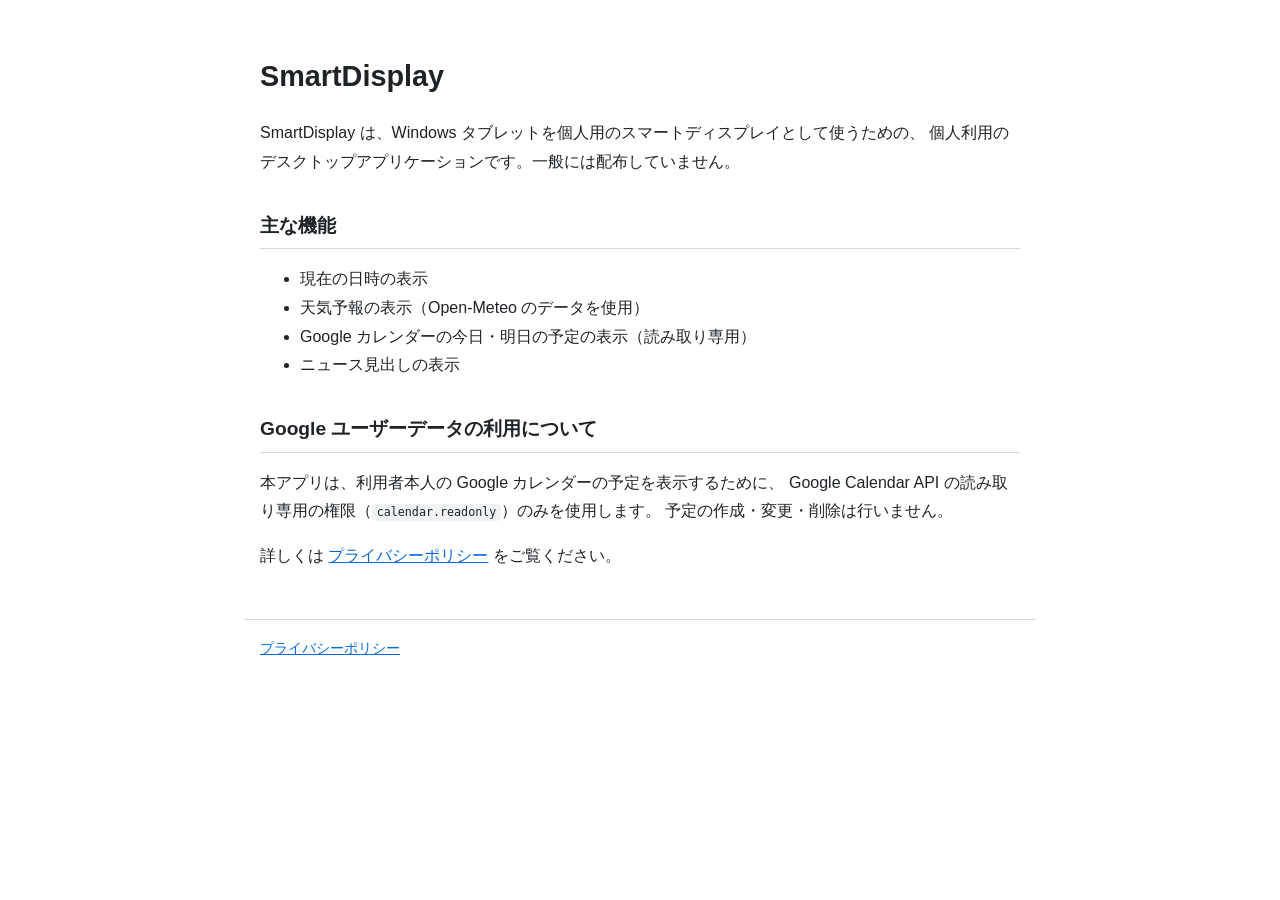
<file: index.html>
<!doctype html>
<html lang="ja">
<head>
  <meta charset="utf-8">
  <meta name="viewport" content="width=device-width, initial-scale=1">
  <title>SmartDisplay</title>
  <link rel="stylesheet" href="style.css">
</head>
<body>
  <main>
    <h1>SmartDisplay</h1>
    <p>
      SmartDisplay は、Windows タブレットを個人用のスマートディスプレイとして使うための、
      個人利用のデスクトップアプリケーションです。一般には配布していません。
    </p>

    <h2>主な機能</h2>
    <ul>
      <li>現在の日時の表示</li>
      <li>天気予報の表示（Open-Meteo のデータを使用）</li>
      <li>Google カレンダーの今日・明日の予定の表示（読み取り専用）</li>
      <li>ニュース見出しの表示</li>
    </ul>

    <h2>Google ユーザーデータの利用について</h2>
    <p>
      本アプリは、利用者本人の Google カレンダーの予定を表示するために、
      Google Calendar API の読み取り専用の権限（<code>calendar.readonly</code>）のみを使用します。
      予定の作成・変更・削除は行いません。
    </p>
    <p>詳しくは <a href="privacy.html">プライバシーポリシー</a> をご覧ください。</p>
  </main>
  <footer>
    <a href="privacy.html">プライバシーポリシー</a>
  </footer>
</body>
</html>
</file>
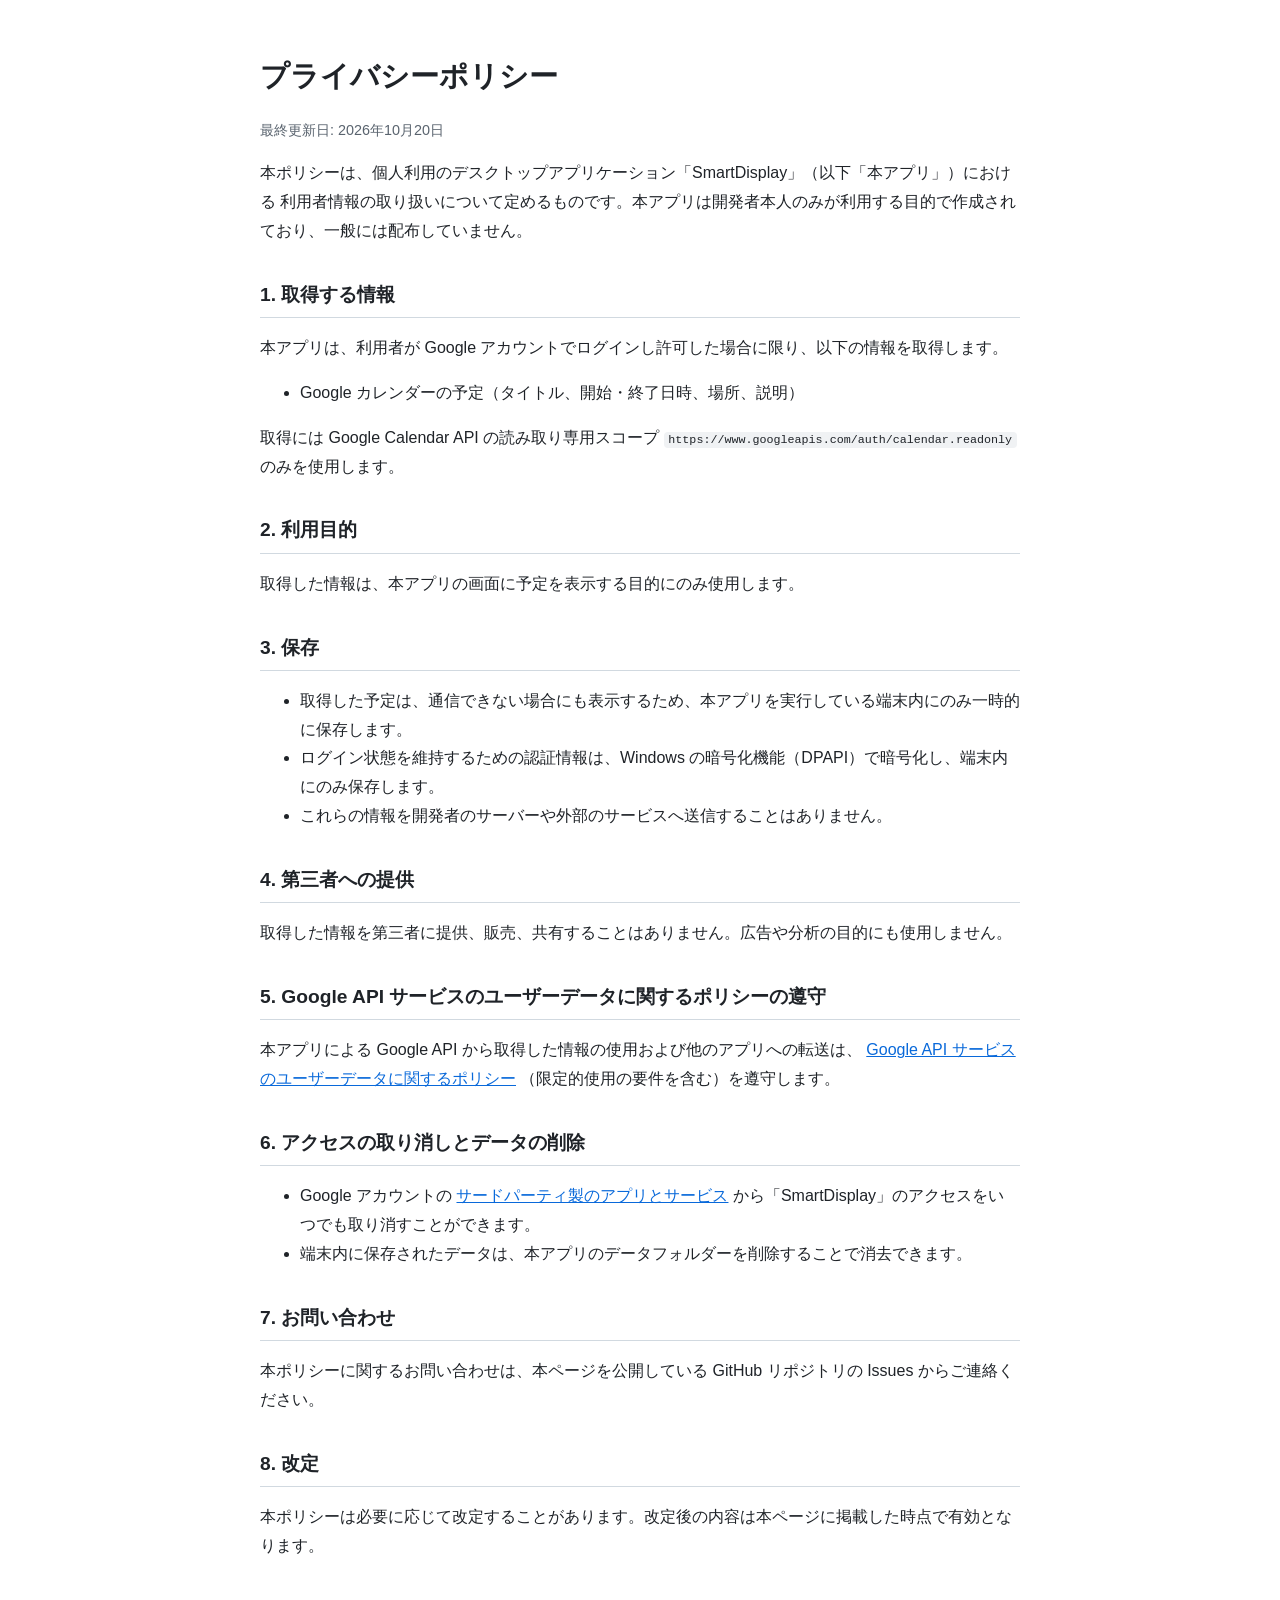
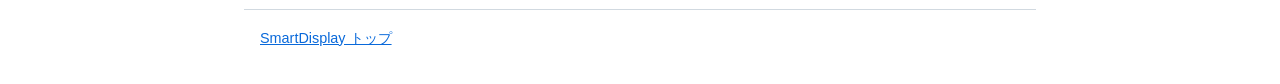
<file: privacy.html>
<!doctype html>
<html lang="ja">
<head>
  <meta charset="utf-8">
  <meta name="viewport" content="width=device-width, initial-scale=1">
  <title>プライバシーポリシー - SmartDisplay</title>
  <link rel="stylesheet" href="style.css">
</head>
<body>
  <main>
    <h1>プライバシーポリシー</h1>
    <p class="meta">最終更新日: 2026年10月20日</p>

    <p>
      本ポリシーは、個人利用のデスクトップアプリケーション「SmartDisplay」（以下「本アプリ」）における
      利用者情報の取り扱いについて定めるものです。本アプリは開発者本人のみが利用する目的で作成されており、一般には配布していません。
    </p>

    <h2>1. 取得する情報</h2>
    <p>本アプリは、利用者が Google アカウントでログインし許可した場合に限り、以下の情報を取得します。</p>
    <ul>
      <li>Google カレンダーの予定（タイトル、開始・終了日時、場所、説明）</li>
    </ul>
    <p>
      取得には Google Calendar API の読み取り専用スコープ
      <code>https://www.googleapis.com/auth/calendar.readonly</code> のみを使用します。
    </p>

    <h2>2. 利用目的</h2>
    <p>取得した情報は、本アプリの画面に予定を表示する目的にのみ使用します。</p>

    <h2>3. 保存</h2>
    <ul>
      <li>取得した予定は、通信できない場合にも表示するため、本アプリを実行している端末内にのみ一時的に保存します。</li>
      <li>ログイン状態を維持するための認証情報は、Windows の暗号化機能（DPAPI）で暗号化し、端末内にのみ保存します。</li>
      <li>これらの情報を開発者のサーバーや外部のサービスへ送信することはありません。</li>
    </ul>

    <h2>4. 第三者への提供</h2>
    <p>取得した情報を第三者に提供、販売、共有することはありません。広告や分析の目的にも使用しません。</p>

    <h2>5. Google API サービスのユーザーデータに関するポリシーの遵守</h2>
    <p>
      本アプリによる Google API から取得した情報の使用および他のアプリへの転送は、
      <a href="https://developers.google.com/terms/api-services-user-data-policy">Google API サービスのユーザーデータに関するポリシー</a>
      （限定的使用の要件を含む）を遵守します。
    </p>

    <h2>6. アクセスの取り消しとデータの削除</h2>
    <ul>
      <li>
        Google アカウントの
        <a href="https://myaccount.google.com/permissions">サードパーティ製のアプリとサービス</a>
        から「SmartDisplay」のアクセスをいつでも取り消すことができます。
      </li>
      <li>端末内に保存されたデータは、本アプリのデータフォルダーを削除することで消去できます。</li>
    </ul>

    <h2>7. お問い合わせ</h2>
    <p>本ポリシーに関するお問い合わせは、本ページを公開している GitHub リポジトリの Issues からご連絡ください。</p>

    <h2>8. 改定</h2>
    <p>本ポリシーは必要に応じて改定することがあります。改定後の内容は本ページに掲載した時点で有効となります。</p>
  </main>
  <footer>
    <a href="index.html">SmartDisplay トップ</a>
  </footer>
</body>
</html>
</file>
<file: style.css>
:root {
  --bg: #ffffff;
  --text: #1f2328;
  --sub: #59636e;
  --link: #0969da;
  --border: #d1d9e0;
  --code-bg: #f0f2f4;
}

@media (prefers-color-scheme: dark) {
  :root {
    --bg: #0d1117;
    --text: #e6edf3;
    --sub: #9198a1;
    --link: #4493f8;
    --border: #3d444d;
    --code-bg: #1f242c;
  }
}

body {
  margin: 0;
  background: var(--bg);
  color: var(--text);
  font-family: "Segoe UI", "Hiragino Sans", "Yu Gothic UI", "Meiryo", sans-serif;
  line-height: 1.8;
}

main, footer {
  max-width: 760px;
  margin: 0 auto;
  padding: 0 16px;
}

main { padding-top: 32px; padding-bottom: 32px; }

h1 { font-size: 1.8rem; margin-bottom: 0.5rem; }
h2 { font-size: 1.2rem; margin-top: 2rem; padding-bottom: 0.3rem; border-bottom: 1px solid var(--border); }

a { color: var(--link); }

code {
  background: var(--code-bg);
  padding: 0.1em 0.4em;
  border-radius: 4px;
  font-size: 0.9em;
  word-break: break-all;
}

.meta { color: var(--sub); font-size: 0.9rem; }

footer {
  border-top: 1px solid var(--border);
  padding-top: 16px;
  padding-bottom: 32px;
  font-size: 0.9rem;
}
</file>
